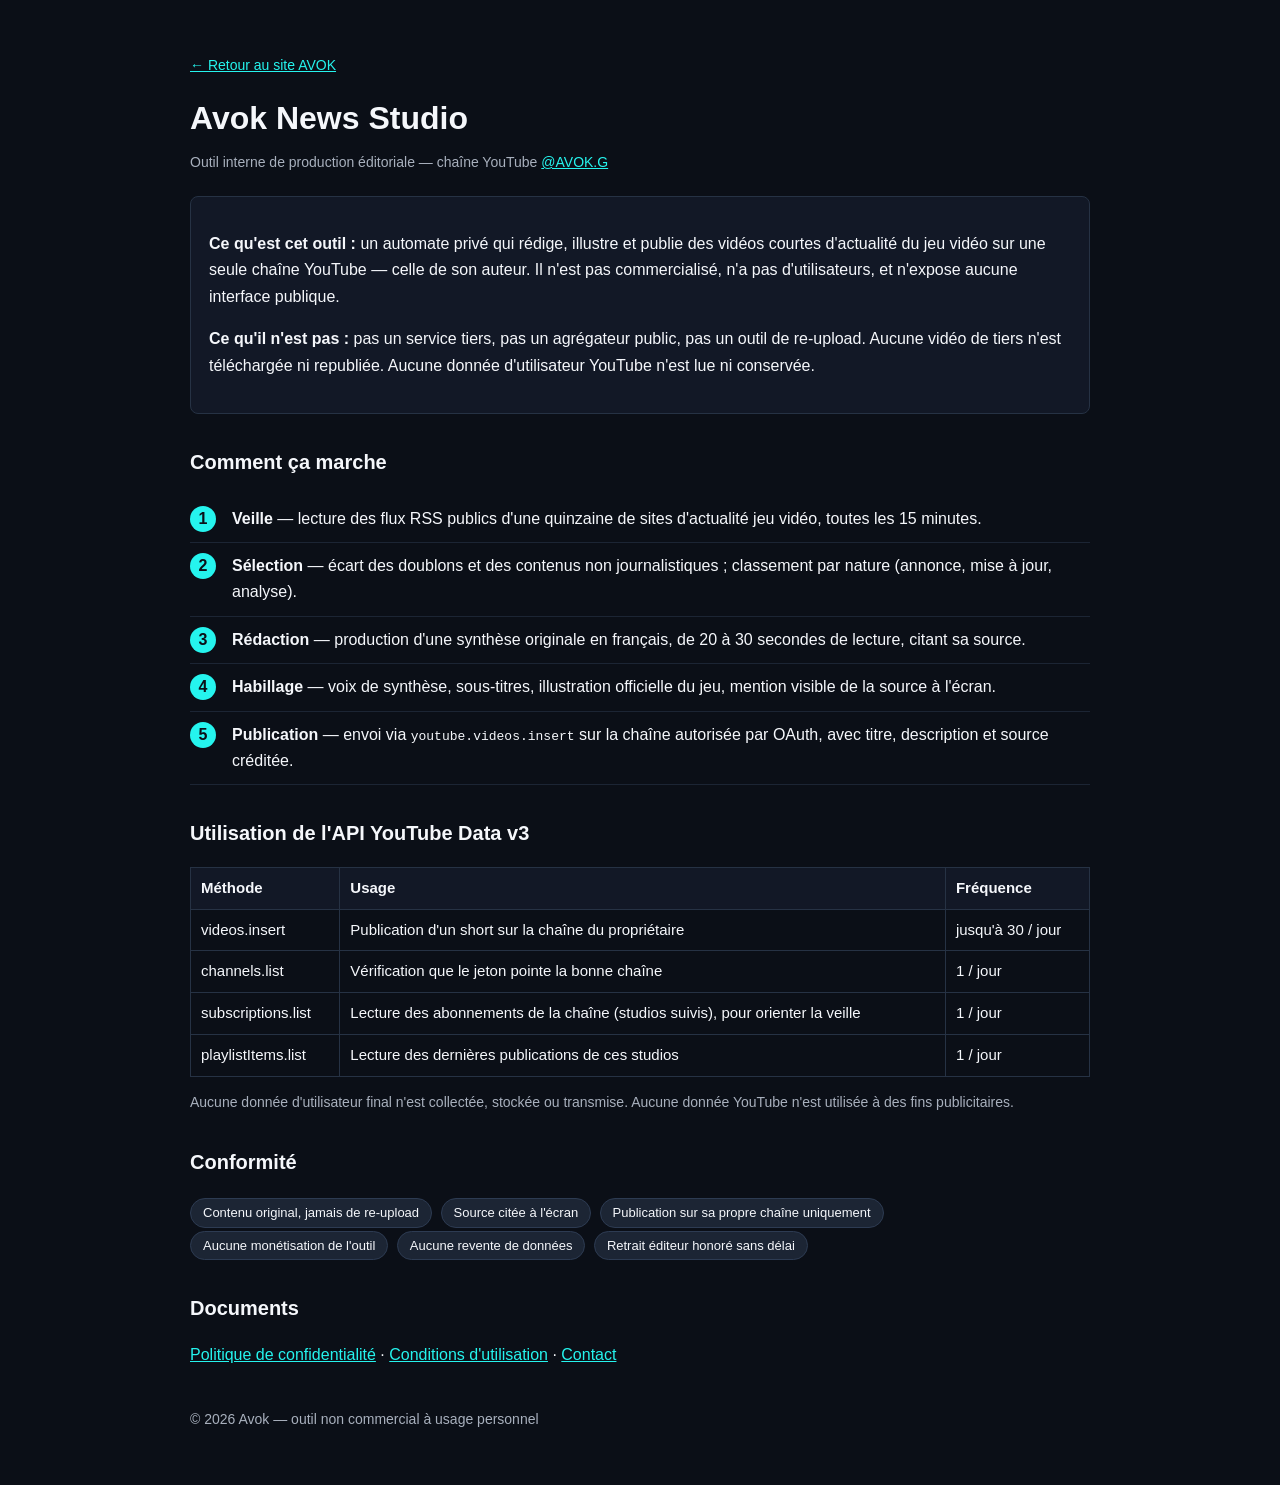
<file: news-studio.html>
<!doctype html>
<html lang="fr">
<head>
<meta charset="utf-8">
<meta name="viewport" content="width=device-width, initial-scale=1">
<title>Avok News Studio — outil interne de publication</title>
<meta name="description" content="Outil interne, non commercial, de production et de publication de vidéos courtes d'actualité jeu vidéo sur la chaîne YouTube Avok.">
<style>
 body{margin:0;font-family:Arial,Helvetica,sans-serif;background:#0b0f17;color:#f5f7fb;line-height:1.65}
 main{max-width:900px;margin:0 auto;padding:40px 18px}
 a{color:#25f4ee} h1{font-size:32px;line-height:1.2;margin-bottom:6px} h2{font-size:20px;margin-top:32px}
 .muted{color:#a8b0bd;font-size:14px}
 .panel{border:1px solid #263244;background:#121826;border-radius:8px;padding:18px;margin-top:22px}
 .steps{counter-reset:s;list-style:none;padding:0}
 .steps li{counter-increment:s;padding:10px 0 10px 42px;position:relative;border-bottom:1px solid #1c2534}
 .steps li:before{content:counter(s);position:absolute;left:0;top:10px;width:26px;height:26px;
   border-radius:50%;background:#25f4ee;color:#0b0f17;font-weight:bold;text-align:center;line-height:26px}
 table{border-collapse:collapse;width:100%;margin-top:12px;font-size:15px}
 td,th{border:1px solid #263244;padding:8px 10px;text-align:left}
 th{background:#121826}
 .tag{display:inline-block;background:#1c2534;border:1px solid #2d3b52;border-radius:99px;
   padding:3px 12px;font-size:13px;margin:3px 4px 0 0}
</style>
</head>
<body>
<main>
<p class="muted"><a href="./">← Retour au site AVOK</a></p>

<h1>Avok News Studio</h1>
<p class="muted">Outil interne de production éditoriale — chaîne YouTube
<a href="https://www.youtube.com/@AVOK.G">@AVOK.G</a></p>

<div class="panel">
<p><strong>Ce qu'est cet outil :</strong> un automate privé qui rédige, illustre et
publie des vidéos courtes d'actualité du jeu vidéo sur une seule chaîne YouTube —
celle de son auteur. Il n'est pas commercialisé, n'a pas d'utilisateurs, et
n'expose aucune interface publique.</p>
<p><strong>Ce qu'il n'est pas :</strong> pas un service tiers, pas un agrégateur
public, pas un outil de re-upload. Aucune vidéo de tiers n'est téléchargée ni
republiée. Aucune donnée d'utilisateur YouTube n'est lue ni conservée.</p>
</div>

<h2>Comment ça marche</h2>
<ol class="steps">
<li><strong>Veille</strong> — lecture des flux RSS publics d'une quinzaine de sites
d'actualité jeu vidéo, toutes les 15 minutes.</li>
<li><strong>Sélection</strong> — écart des doublons et des contenus non
journalistiques ; classement par nature (annonce, mise à jour, analyse).</li>
<li><strong>Rédaction</strong> — production d'une synthèse originale en français,
de 20 à 30 secondes de lecture, citant sa source.</li>
<li><strong>Habillage</strong> — voix de synthèse, sous-titres, illustration
officielle du jeu, mention visible de la source à l'écran.</li>
<li><strong>Publication</strong> — envoi via <code>youtube.videos.insert</code> sur
la chaîne autorisée par OAuth, avec titre, description et source créditée.</li>
</ol>

<h2>Utilisation de l'API YouTube Data v3</h2>
<table>
<tr><th>Méthode</th><th>Usage</th><th>Fréquence</th></tr>
<tr><td>videos.insert</td><td>Publication d'un short sur la chaîne du propriétaire</td><td>jusqu'à 30 / jour</td></tr>
<tr><td>channels.list</td><td>Vérification que le jeton pointe la bonne chaîne</td><td>1 / jour</td></tr>
<tr><td>subscriptions.list</td><td>Lecture des abonnements de la chaîne (studios suivis), pour orienter la veille</td><td>1 / jour</td></tr>
<tr><td>playlistItems.list</td><td>Lecture des dernières publications de ces studios</td><td>1 / jour</td></tr>
</table>
<p class="muted">Aucune donnée d'utilisateur final n'est collectée, stockée ou
transmise. Aucune donnée YouTube n'est utilisée à des fins publicitaires.</p>

<h2>Conformité</h2>
<span class="tag">Contenu original, jamais de re-upload</span>
<span class="tag">Source citée à l'écran</span>
<span class="tag">Publication sur sa propre chaîne uniquement</span>
<span class="tag">Aucune monétisation de l'outil</span>
<span class="tag">Aucune revente de données</span>
<span class="tag">Retrait éditeur honoré sans délai</span>

<h2>Documents</h2>
<p>
<a href="privacy.html">Politique de confidentialité</a> ·
<a href="terms.html">Conditions d'utilisation</a> ·
<a href="https://github.com/K413MP3R4">Contact</a>
</p>

<p class="muted" style="margin-top:40px">© 2026 Avok — outil non commercial à usage personnel</p>
</main>
</body>
</html>
</file>
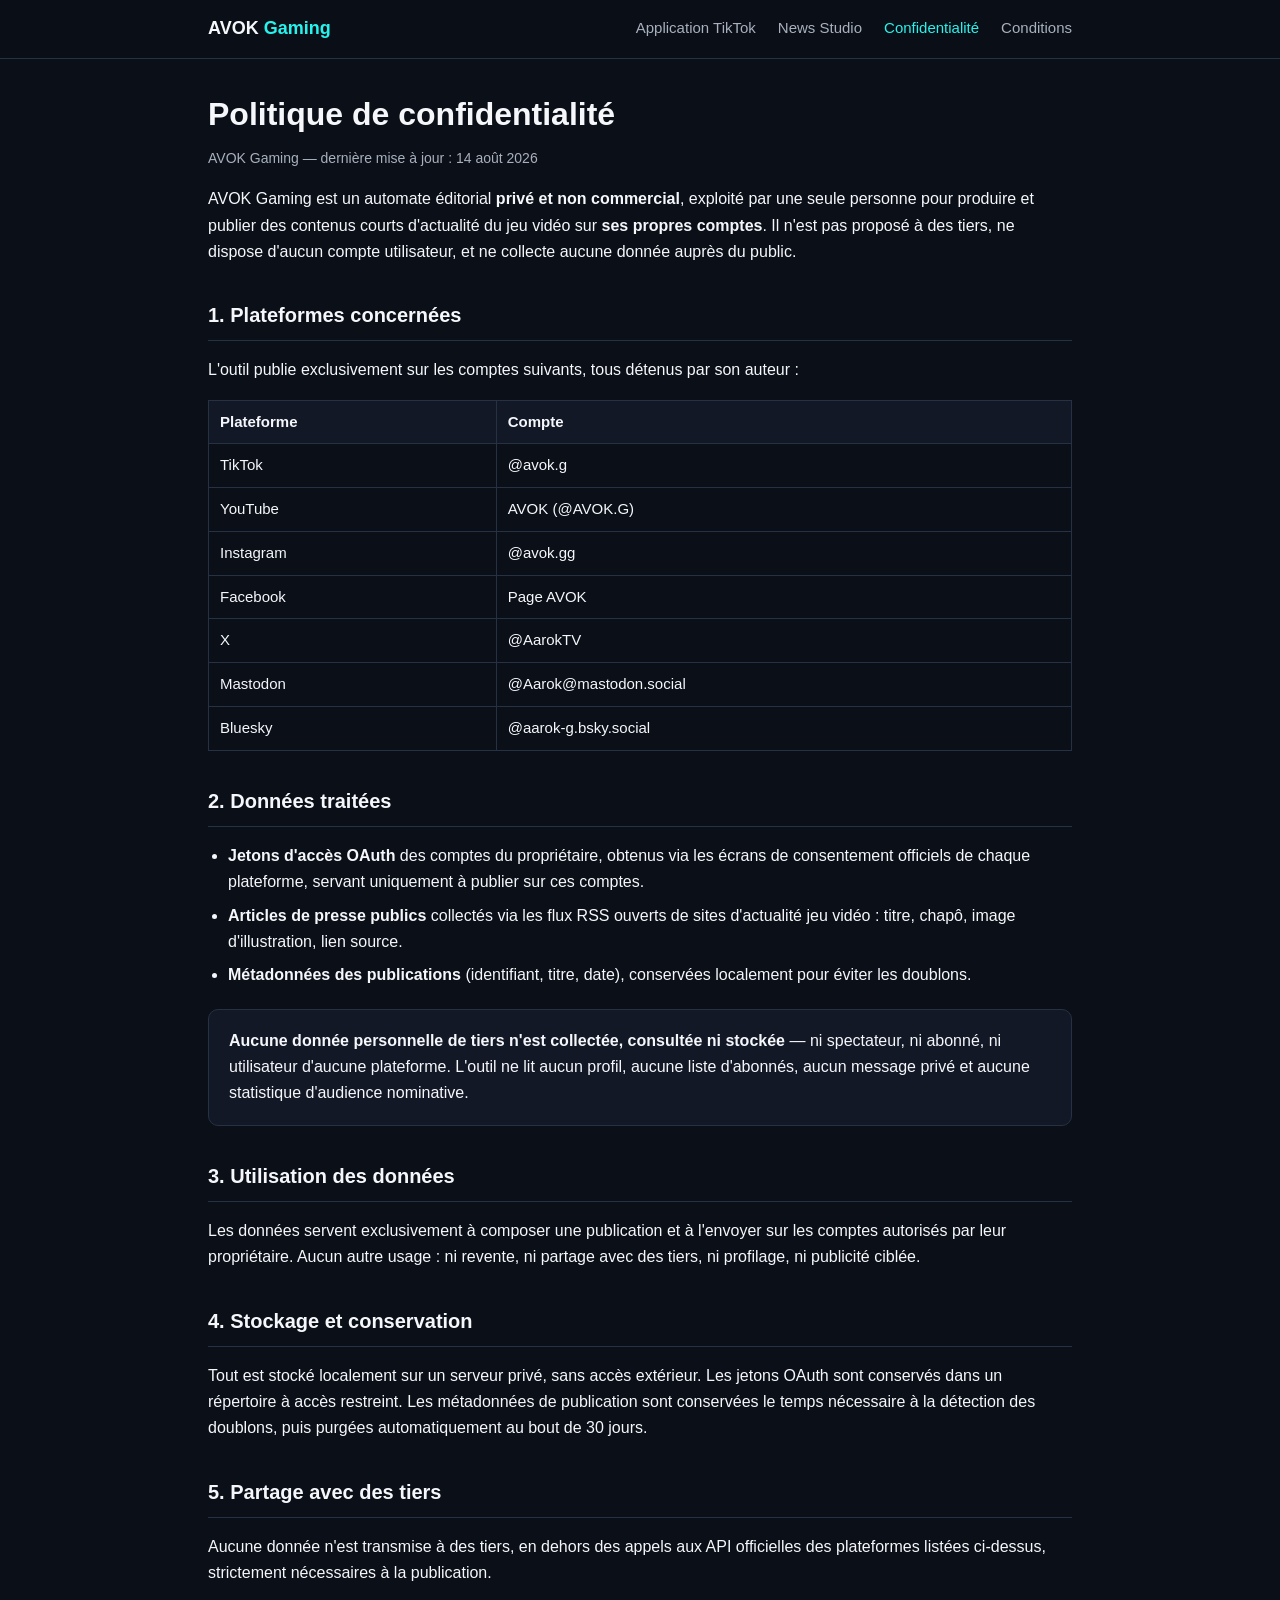
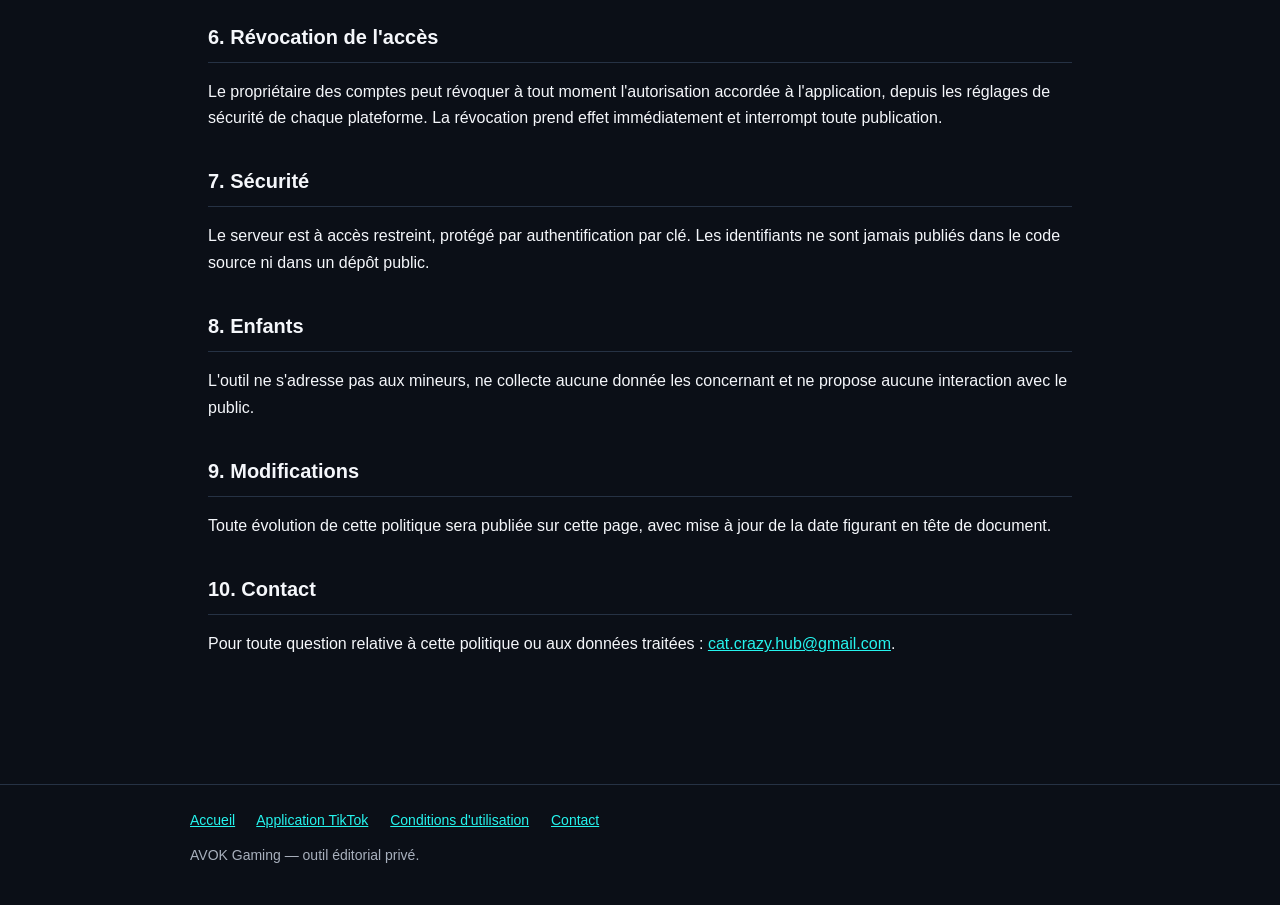
<file: privacy.html>
<!DOCTYPE html>
<html lang="fr">
<head>
<meta charset="utf-8">
<meta name="viewport" content="width=device-width, initial-scale=1">
<title>Politique de confidentialité — AVOK Gaming</title>
<meta name="description" content="Politique de confidentialité de l'automate éditorial AVOK Gaming : données traitées, conservation, droits, contact.">
<style>
  :root{--bg:#0b0f17;--panel:#121826;--line:#263244;--text:#f5f7fb;--muted:#a8b0bd;--cyan:#25f4ee}
  *{box-sizing:border-box}
  body{margin:0;background:var(--bg);color:var(--text);line-height:1.65;
       font-family:-apple-system,BlinkMacSystemFont,"Segoe UI",Arial,Helvetica,sans-serif}
  a{color:var(--cyan)}
  header{border-bottom:1px solid var(--line);background:rgba(11,15,23,.95);
         position:sticky;top:0;z-index:10;backdrop-filter:blur(8px)}
  nav{max-width:900px;margin:0 auto;padding:14px 18px;display:flex;flex-wrap:wrap;
      gap:6px 22px;align-items:center}
  nav .marque{font-weight:700;font-size:18px;margin-right:auto;color:var(--text);text-decoration:none}
  nav .marque span{color:var(--cyan)}
  nav a{color:var(--muted);text-decoration:none;font-size:15px}
  nav a:hover,nav a.actif{color:var(--cyan)}
  main{max-width:900px;margin:0 auto;padding:36px 18px 60px}
  h1{font-size:clamp(24px,4vw,32px);line-height:1.2;margin:0 0 6px}
  h2{font-size:20px;margin:34px 0 10px;padding-bottom:8px;border-bottom:1px solid var(--line)}
  .muted{color:var(--muted);font-size:14px}
  .panel{border:1px solid var(--line);background:var(--panel);border-radius:10px;
         padding:18px 20px;margin-top:20px}
  ul{padding-left:20px} li{margin:7px 0}
  table{border-collapse:collapse;width:100%;margin-top:12px;font-size:15px}
  td,th{border:1px solid var(--line);padding:9px 11px;text-align:left;vertical-align:top}
  th{background:var(--panel);font-weight:600}
  code{background:#1c2534;border-radius:4px;padding:2px 6px;font-size:14px;
       font-family:ui-monospace,SFMono-Regular,Consolas,monospace}
  footer{border-top:1px solid var(--line);margin-top:50px;padding:24px 18px;
         color:var(--muted);font-size:14px}
  footer div{max-width:900px;margin:0 auto} footer a{margin-right:18px}
</style>
</head>
<body>

<header>
  <nav>
    <a class="marque" href="./">AVOK <span>Gaming</span></a>
    <a href="tiktok-app.html">Application TikTok</a>
    <a href="news-studio.html">News Studio</a>
    <a href="privacy.html" class="actif">Confidentialité</a>
    <a href="terms.html">Conditions</a>
  </nav>
</header>

<main>

  <h1>Politique de confidentialité</h1>
  <p class="muted">AVOK Gaming — dernière mise à jour : 14 août 2026</p>

  <p>
    AVOK Gaming est un automate éditorial <b>privé et non commercial</b>, exploité par
    une seule personne pour produire et publier des contenus courts d'actualité du jeu
    vidéo sur <b>ses propres comptes</b>. Il n'est pas proposé à des tiers, ne dispose
    d'aucun compte utilisateur, et ne collecte aucune donnée auprès du public.
  </p>

  <h2>1. Plateformes concernées</h2>
  <p>L'outil publie exclusivement sur les comptes suivants, tous détenus par son auteur :</p>
  <table>
    <tr><th>Plateforme</th><th>Compte</th></tr>
    <tr><td>TikTok</td><td>@avok.g</td></tr>
    <tr><td>YouTube</td><td>AVOK (@AVOK.G)</td></tr>
    <tr><td>Instagram</td><td>@avok.gg</td></tr>
    <tr><td>Facebook</td><td>Page AVOK</td></tr>
    <tr><td>X</td><td>@AarokTV</td></tr>
    <tr><td>Mastodon</td><td>@Aarok@mastodon.social</td></tr>
    <tr><td>Bluesky</td><td>@aarok-g.bsky.social</td></tr>
  </table>

  <h2>2. Données traitées</h2>
  <ul>
    <li><b>Jetons d'accès OAuth</b> des comptes du propriétaire, obtenus via les écrans
        de consentement officiels de chaque plateforme, servant uniquement à publier
        sur ces comptes.</li>
    <li><b>Articles de presse publics</b> collectés via les flux RSS ouverts de sites
        d'actualité jeu vidéo : titre, chapô, image d'illustration, lien source.</li>
    <li><b>Métadonnées des publications</b> (identifiant, titre, date), conservées
        localement pour éviter les doublons.</li>
  </ul>

  <div class="panel">
    <p style="margin:0">
      <b>Aucune donnée personnelle de tiers n'est collectée, consultée ni stockée</b> —
      ni spectateur, ni abonné, ni utilisateur d'aucune plateforme. L'outil ne lit
      aucun profil, aucune liste d'abonnés, aucun message privé et aucune statistique
      d'audience nominative.
    </p>
  </div>

  <h2>3. Utilisation des données</h2>
  <p>
    Les données servent exclusivement à composer une publication et à l'envoyer sur les
    comptes autorisés par leur propriétaire. Aucun autre usage : ni revente, ni partage
    avec des tiers, ni profilage, ni publicité ciblée.
  </p>

  <h2>4. Stockage et conservation</h2>
  <p>
    Tout est stocké localement sur un serveur privé, sans accès extérieur. Les jetons
    OAuth sont conservés dans un répertoire à accès restreint. Les métadonnées de
    publication sont conservées le temps nécessaire à la détection des doublons,
    puis purgées automatiquement au bout de 30 jours.
  </p>

  <h2>5. Partage avec des tiers</h2>
  <p>
    Aucune donnée n'est transmise à des tiers, en dehors des appels aux API officielles
    des plateformes listées ci-dessus, strictement nécessaires à la publication.
  </p>

  <h2>6. Révocation de l'accès</h2>
  <p>
    Le propriétaire des comptes peut révoquer à tout moment l'autorisation accordée à
    l'application, depuis les réglages de sécurité de chaque plateforme. La révocation
    prend effet immédiatement et interrompt toute publication.
  </p>

  <h2>7. Sécurité</h2>
  <p>
    Le serveur est à accès restreint, protégé par authentification par clé. Les
    identifiants ne sont jamais publiés dans le code source ni dans un dépôt public.
  </p>

  <h2>8. Enfants</h2>
  <p>
    L'outil ne s'adresse pas aux mineurs, ne collecte aucune donnée les concernant et
    ne propose aucune interaction avec le public.
  </p>

  <h2>9. Modifications</h2>
  <p>
    Toute évolution de cette politique sera publiée sur cette page, avec mise à jour de
    la date figurant en tête de document.
  </p>

  <h2>10. Contact</h2>
  <p>
    Pour toute question relative à cette politique ou aux données traitées :
    <a href="mailto:cat.crazy.hub@gmail.com">cat.crazy.hub@gmail.com</a>.
  </p>

</main>

<footer>
  <div>
    <a href="./">Accueil</a>
    <a href="tiktok-app.html">Application TikTok</a>
    <a href="terms.html">Conditions d'utilisation</a>
    <a href="mailto:cat.crazy.hub@gmail.com">Contact</a>
    <p style="margin-top:12px">AVOK Gaming — outil éditorial privé.</p>
  </div>
</footer>

</body>
</html>
</file>
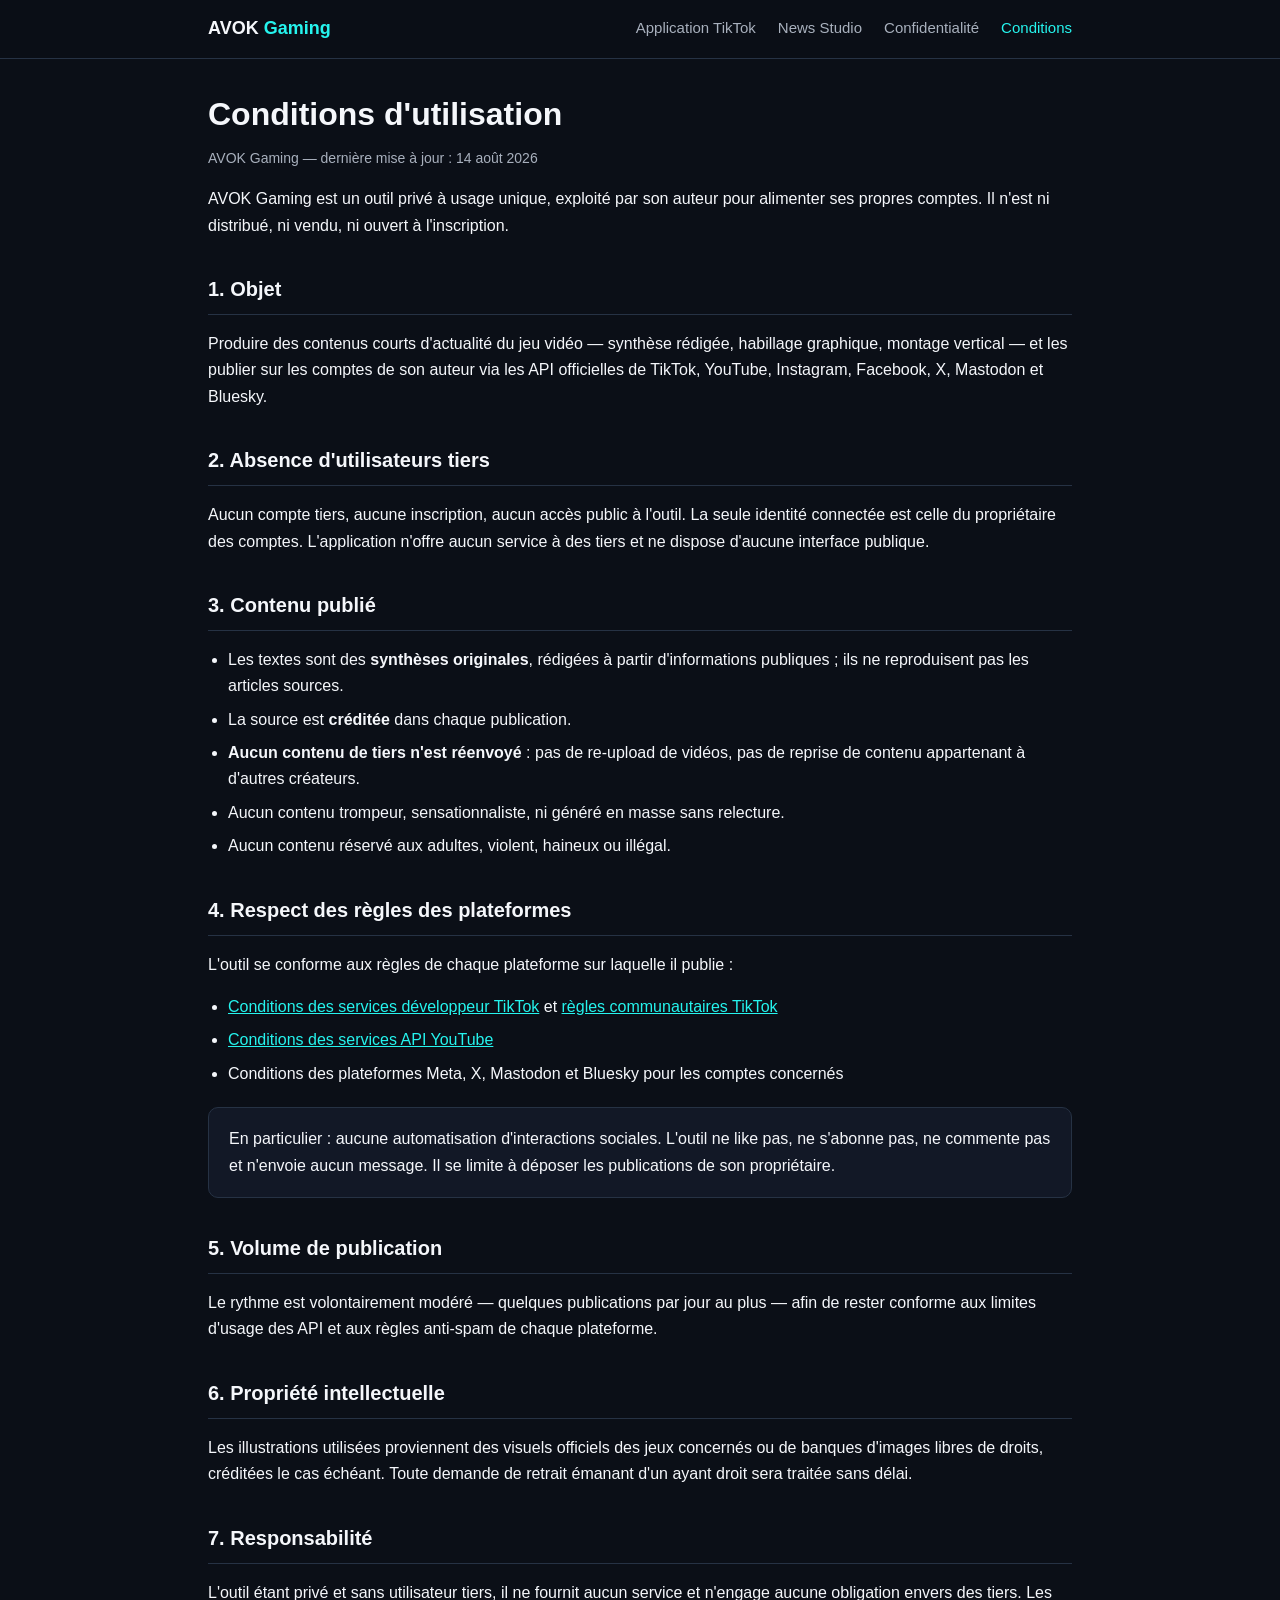
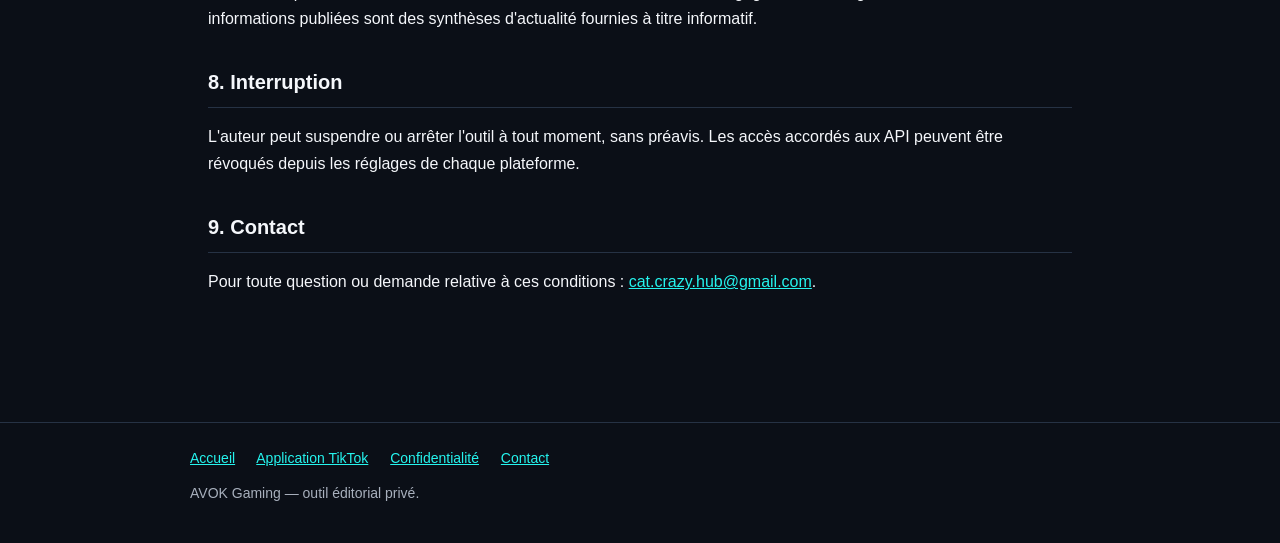
<file: terms.html>
<!DOCTYPE html>
<html lang="fr">
<head>
<meta charset="utf-8">
<meta name="viewport" content="width=device-width, initial-scale=1">
<title>Conditions d'utilisation — AVOK Gaming</title>
<meta name="description" content="Conditions d'utilisation de l'automate éditorial AVOK Gaming : objet, absence d'utilisateurs tiers, contenu publié, respect des règles des plateformes.">
<style>
  :root{--bg:#0b0f17;--panel:#121826;--line:#263244;--text:#f5f7fb;--muted:#a8b0bd;--cyan:#25f4ee}
  *{box-sizing:border-box}
  body{margin:0;background:var(--bg);color:var(--text);line-height:1.65;
       font-family:-apple-system,BlinkMacSystemFont,"Segoe UI",Arial,Helvetica,sans-serif}
  a{color:var(--cyan)}
  header{border-bottom:1px solid var(--line);background:rgba(11,15,23,.95);
         position:sticky;top:0;z-index:10;backdrop-filter:blur(8px)}
  nav{max-width:900px;margin:0 auto;padding:14px 18px;display:flex;flex-wrap:wrap;
      gap:6px 22px;align-items:center}
  nav .marque{font-weight:700;font-size:18px;margin-right:auto;color:var(--text);text-decoration:none}
  nav .marque span{color:var(--cyan)}
  nav a{color:var(--muted);text-decoration:none;font-size:15px}
  nav a:hover,nav a.actif{color:var(--cyan)}
  main{max-width:900px;margin:0 auto;padding:36px 18px 60px}
  h1{font-size:clamp(24px,4vw,32px);line-height:1.2;margin:0 0 6px}
  h2{font-size:20px;margin:34px 0 10px;padding-bottom:8px;border-bottom:1px solid var(--line)}
  .muted{color:var(--muted);font-size:14px}
  .panel{border:1px solid var(--line);background:var(--panel);border-radius:10px;
         padding:18px 20px;margin-top:20px}
  ul{padding-left:20px} li{margin:7px 0}
  footer{border-top:1px solid var(--line);margin-top:50px;padding:24px 18px;
         color:var(--muted);font-size:14px}
  footer div{max-width:900px;margin:0 auto} footer a{margin-right:18px}
</style>
</head>
<body>

<header>
  <nav>
    <a class="marque" href="./">AVOK <span>Gaming</span></a>
    <a href="tiktok-app.html">Application TikTok</a>
    <a href="news-studio.html">News Studio</a>
    <a href="privacy.html">Confidentialité</a>
    <a href="terms.html" class="actif">Conditions</a>
  </nav>
</header>

<main>

  <h1>Conditions d'utilisation</h1>
  <p class="muted">AVOK Gaming — dernière mise à jour : 14 août 2026</p>

  <p>
    AVOK Gaming est un outil privé à usage unique, exploité par son auteur pour
    alimenter ses propres comptes. Il n'est ni distribué, ni vendu, ni ouvert à
    l'inscription.
  </p>

  <h2>1. Objet</h2>
  <p>
    Produire des contenus courts d'actualité du jeu vidéo — synthèse rédigée, habillage
    graphique, montage vertical — et les publier sur les comptes de son auteur via les
    API officielles de TikTok, YouTube, Instagram, Facebook, X, Mastodon et Bluesky.
  </p>

  <h2>2. Absence d'utilisateurs tiers</h2>
  <p>
    Aucun compte tiers, aucune inscription, aucun accès public à l'outil. La seule
    identité connectée est celle du propriétaire des comptes. L'application n'offre
    aucun service à des tiers et ne dispose d'aucune interface publique.
  </p>

  <h2>3. Contenu publié</h2>
  <ul>
    <li>Les textes sont des <b>synthèses originales</b>, rédigées à partir d'informations
        publiques ; ils ne reproduisent pas les articles sources.</li>
    <li>La source est <b>créditée</b> dans chaque publication.</li>
    <li><b>Aucun contenu de tiers n'est réenvoyé</b> : pas de re-upload de vidéos, pas de
        reprise de contenu appartenant à d'autres créateurs.</li>
    <li>Aucun contenu trompeur, sensationnaliste, ni généré en masse sans relecture.</li>
    <li>Aucun contenu réservé aux adultes, violent, haineux ou illégal.</li>
  </ul>

  <h2>4. Respect des règles des plateformes</h2>
  <p>L'outil se conforme aux règles de chaque plateforme sur laquelle il publie :</p>
  <ul>
    <li><a href="https://developers.tiktok.com/doc/terms-of-service" target="_blank" rel="noopener">Conditions des services développeur TikTok</a>
        et <a href="https://www.tiktok.com/community-guidelines" target="_blank" rel="noopener">règles communautaires TikTok</a></li>
    <li><a href="https://developers.google.com/youtube/terms/api-services-terms-of-service" target="_blank" rel="noopener">Conditions des services API YouTube</a></li>
    <li>Conditions des plateformes Meta, X, Mastodon et Bluesky pour les comptes concernés</li>
  </ul>

  <div class="panel">
    <p style="margin:0">
      En particulier : aucune automatisation d'interactions sociales. L'outil ne
      like pas, ne s'abonne pas, ne commente pas et n'envoie aucun message. Il se
      limite à déposer les publications de son propriétaire.
    </p>
  </div>

  <h2>5. Volume de publication</h2>
  <p>
    Le rythme est volontairement modéré — quelques publications par jour au plus — afin
    de rester conforme aux limites d'usage des API et aux règles anti-spam de chaque
    plateforme.
  </p>

  <h2>6. Propriété intellectuelle</h2>
  <p>
    Les illustrations utilisées proviennent des visuels officiels des jeux concernés ou
    de banques d'images libres de droits, créditées le cas échéant. Toute demande de
    retrait émanant d'un ayant droit sera traitée sans délai.
  </p>

  <h2>7. Responsabilité</h2>
  <p>
    L'outil étant privé et sans utilisateur tiers, il ne fournit aucun service et
    n'engage aucune obligation envers des tiers. Les informations publiées sont des
    synthèses d'actualité fournies à titre informatif.
  </p>

  <h2>8. Interruption</h2>
  <p>
    L'auteur peut suspendre ou arrêter l'outil à tout moment, sans préavis. Les accès
    accordés aux API peuvent être révoqués depuis les réglages de chaque plateforme.
  </p>

  <h2>9. Contact</h2>
  <p>
    Pour toute question ou demande relative à ces conditions :
    <a href="mailto:cat.crazy.hub@gmail.com">cat.crazy.hub@gmail.com</a>.
  </p>

</main>

<footer>
  <div>
    <a href="./">Accueil</a>
    <a href="tiktok-app.html">Application TikTok</a>
    <a href="privacy.html">Confidentialité</a>
    <a href="mailto:cat.crazy.hub@gmail.com">Contact</a>
    <p style="margin-top:12px">AVOK Gaming — outil éditorial privé.</p>
  </div>
</footer>

</body>
</html>
</file>
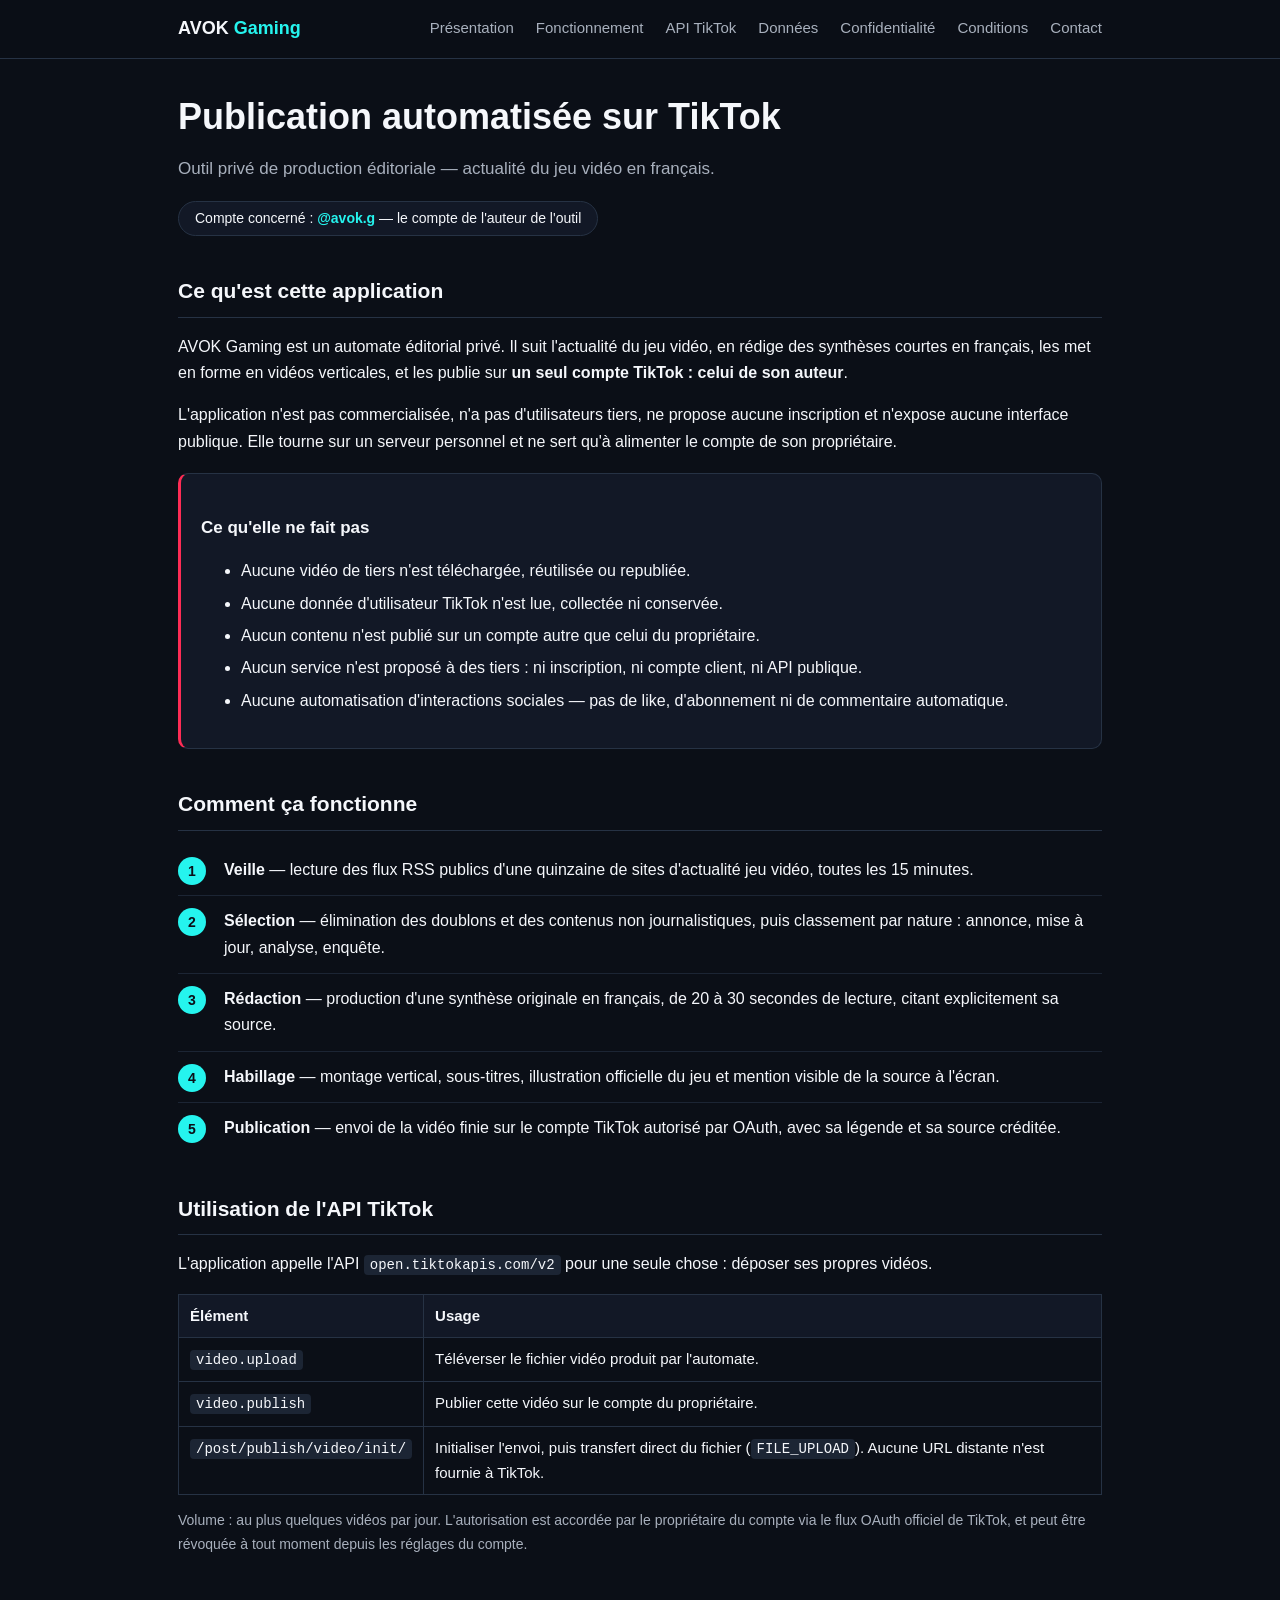
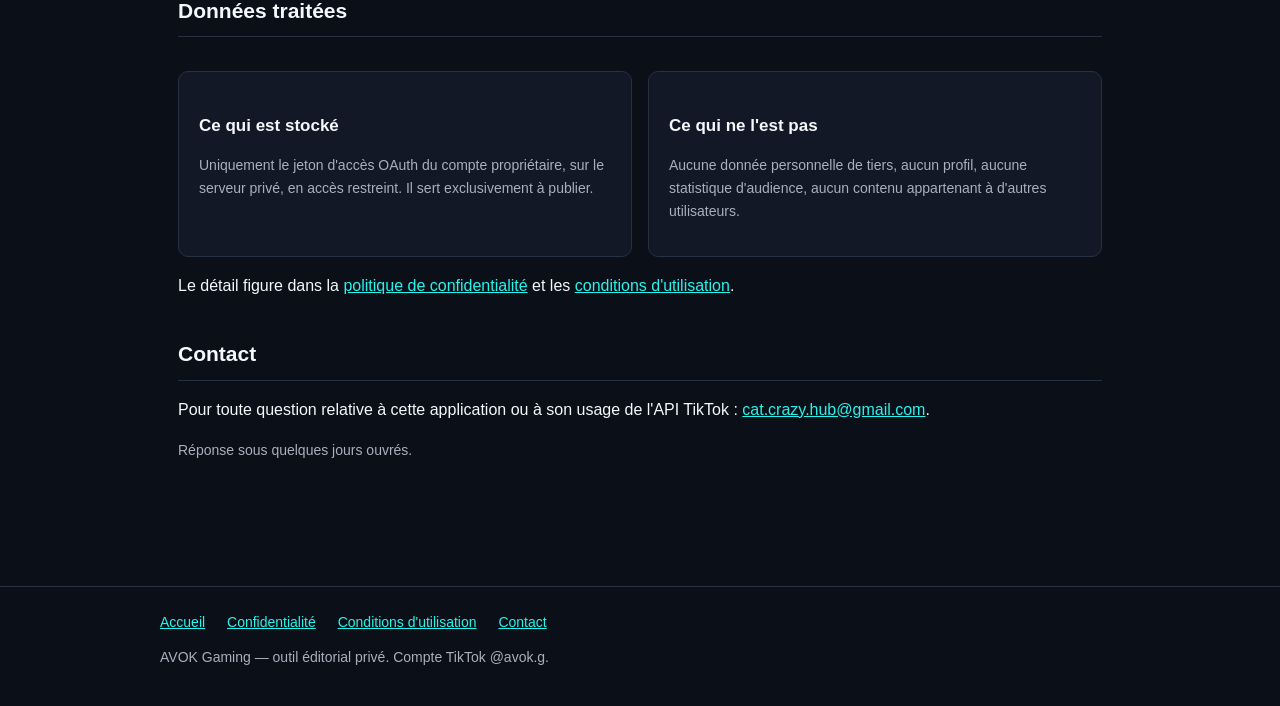
<file: tiktok-app.html>
<!DOCTYPE html>
<html lang="fr">
<head>
<meta charset="utf-8">
<meta name="viewport" content="width=device-width, initial-scale=1">
<title>AVOK Gaming — Publication automatisée sur TikTok</title>
<meta name="description" content="AVOK Gaming : outil privé de production et de publication de vidéos courtes d'actualité jeu vidéo sur le compte TikTok @avok.g de son auteur.">
<style>
  :root{--bg:#0b0f17;--panel:#121826;--line:#263244;--text:#f5f7fb;--muted:#a8b0bd;
        --tiktok-cyan:#25f4ee;--tiktok-pink:#fe2c55}
  *{box-sizing:border-box}
  body{margin:0;background:var(--bg);color:var(--text);line-height:1.65;
       font-family:-apple-system,BlinkMacSystemFont,"Segoe UI",Arial,Helvetica,sans-serif}
  a{color:var(--tiktok-cyan)}
  header{border-bottom:1px solid var(--line);background:rgba(11,15,23,.95);
         position:sticky;top:0;z-index:10;backdrop-filter:blur(8px)}
  nav{max-width:960px;margin:0 auto;padding:14px 18px;display:flex;flex-wrap:wrap;
      gap:6px 22px;align-items:center}
  nav .marque{font-weight:700;font-size:18px;margin-right:auto;color:var(--text);text-decoration:none}
  nav .marque span{color:var(--tiktok-cyan)}
  nav a{color:var(--muted);text-decoration:none;font-size:15px}
  nav a:hover,nav a.actif{color:var(--tiktok-cyan)}
  main{max-width:960px;margin:0 auto;padding:36px 18px 60px}
  h1{font-size:clamp(26px,4vw,36px);line-height:1.2;margin:0 0 8px}
  h2{font-size:21px;margin:38px 0 10px;padding-bottom:8px;border-bottom:1px solid var(--line)}
  h3{font-size:17px;margin:22px 0 6px}
  .chapeau{color:var(--muted);font-size:17px;margin-bottom:4px}
  .compte{display:inline-block;background:var(--panel);border:1px solid var(--line);
          border-radius:99px;padding:5px 16px;font-size:14px;margin-top:14px}
  .compte b{color:var(--tiktok-cyan)}
  .panel{border:1px solid var(--line);background:var(--panel);border-radius:10px;
         padding:18px 20px;margin-top:18px}
  .grille{display:grid;gap:16px;grid-template-columns:repeat(auto-fit,minmax(250px,1fr));margin-top:16px}
  ol.etapes{counter-reset:s;list-style:none;padding:0;margin:14px 0 0}
  ol.etapes li{counter-increment:s;padding:12px 0 12px 46px;position:relative;
               border-bottom:1px solid #1c2534}
  ol.etapes li:last-child{border-bottom:0}
  ol.etapes li:before{content:counter(s);position:absolute;left:0;top:12px;width:28px;height:28px;
    border-radius:50%;background:var(--tiktok-cyan);color:#0b0f17;font-weight:700;
    text-align:center;line-height:28px;font-size:14px}
  table{border-collapse:collapse;width:100%;margin-top:12px;font-size:15px}
  td,th{border:1px solid var(--line);padding:9px 11px;text-align:left;vertical-align:top}
  th{background:var(--panel);font-weight:600}
  code{background:#1c2534;border-radius:4px;padding:2px 6px;font-size:14px;
       font-family:ui-monospace,SFMono-Regular,Consolas,monospace}
  .oui li{margin:6px 0}
  .non{border-left:3px solid var(--tiktok-pink)}
  .muted{color:var(--muted);font-size:14px}
  footer{border-top:1px solid var(--line);margin-top:50px;padding:24px 18px;
         color:var(--muted);font-size:14px}
  footer div{max-width:960px;margin:0 auto}
  footer a{margin-right:18px}
</style>
</head>
<body>

<header>
  <nav>
    <a class="marque" href="./">AVOK <span>Gaming</span></a>
    <a href="#presentation">Présentation</a>
    <a href="#fonctionnement">Fonctionnement</a>
    <a href="#api">API TikTok</a>
    <a href="#donnees">Données</a>
    <a href="privacy.html">Confidentialité</a>
    <a href="terms.html">Conditions</a>
    <a href="#contact">Contact</a>
  </nav>
</header>

<main>

  <h1>Publication automatisée sur TikTok</h1>
  <p class="chapeau">Outil privé de production éditoriale — actualité du jeu vidéo en français.</p>
  <div class="compte">Compte concerné : <b>@avok.g</b> — le compte de l'auteur de l'outil</div>

  <h2 id="presentation">Ce qu'est cette application</h2>
  <p>
    AVOK Gaming est un automate éditorial privé. Il suit l'actualité du jeu vidéo,
    en rédige des synthèses courtes en français, les met en forme en vidéos verticales,
    et les publie sur <b>un seul compte TikTok : celui de son auteur</b>.
  </p>
  <p>
    L'application n'est pas commercialisée, n'a pas d'utilisateurs tiers, ne propose
    aucune inscription et n'expose aucune interface publique. Elle tourne sur un
    serveur personnel et ne sert qu'à alimenter le compte de son propriétaire.
  </p>

  <div class="panel non">
    <h3>Ce qu'elle ne fait pas</h3>
    <ul class="oui">
      <li>Aucune vidéo de tiers n'est téléchargée, réutilisée ou republiée.</li>
      <li>Aucune donnée d'utilisateur TikTok n'est lue, collectée ni conservée.</li>
      <li>Aucun contenu n'est publié sur un compte autre que celui du propriétaire.</li>
      <li>Aucun service n'est proposé à des tiers : ni inscription, ni compte client, ni API publique.</li>
      <li>Aucune automatisation d'interactions sociales — pas de like, d'abonnement ni de commentaire automatique.</li>
    </ul>
  </div>

  <h2 id="fonctionnement">Comment ça fonctionne</h2>
  <ol class="etapes">
    <li><b>Veille</b> — lecture des flux RSS publics d'une quinzaine de sites d'actualité
        jeu vidéo, toutes les 15 minutes.</li>
    <li><b>Sélection</b> — élimination des doublons et des contenus non journalistiques,
        puis classement par nature : annonce, mise à jour, analyse, enquête.</li>
    <li><b>Rédaction</b> — production d'une synthèse originale en français, de 20 à 30
        secondes de lecture, citant explicitement sa source.</li>
    <li><b>Habillage</b> — montage vertical, sous-titres, illustration officielle du jeu
        et mention visible de la source à l'écran.</li>
    <li><b>Publication</b> — envoi de la vidéo finie sur le compte TikTok autorisé par
        OAuth, avec sa légende et sa source créditée.</li>
  </ol>

  <h2 id="api">Utilisation de l'API TikTok</h2>
  <p>L'application appelle l'API <code>open.tiktokapis.com/v2</code> pour une seule chose : déposer ses propres vidéos.</p>

  <table>
    <tr><th>Élément</th><th>Usage</th></tr>
    <tr>
      <td><code>video.upload</code></td>
      <td>Téléverser le fichier vidéo produit par l'automate.</td>
    </tr>
    <tr>
      <td><code>video.publish</code></td>
      <td>Publier cette vidéo sur le compte du propriétaire.</td>
    </tr>
    <tr>
      <td><code>/post/publish/video/init/</code></td>
      <td>Initialiser l'envoi, puis transfert direct du fichier (<code>FILE_UPLOAD</code>).
          Aucune URL distante n'est fournie à TikTok.</td>
    </tr>
  </table>

  <p class="muted" style="margin-top:14px">
    Volume : au plus quelques vidéos par jour. L'autorisation est accordée par le
    propriétaire du compte via le flux OAuth officiel de TikTok, et peut être révoquée
    à tout moment depuis les réglages du compte.
  </p>

  <h2 id="donnees">Données traitées</h2>
  <div class="grille">
    <div class="panel">
      <h3>Ce qui est stocké</h3>
      <p class="muted">Uniquement le jeton d'accès OAuth du compte propriétaire, sur le
      serveur privé, en accès restreint. Il sert exclusivement à publier.</p>
    </div>
    <div class="panel">
      <h3>Ce qui ne l'est pas</h3>
      <p class="muted">Aucune donnée personnelle de tiers, aucun profil, aucune statistique
      d'audience, aucun contenu appartenant à d'autres utilisateurs.</p>
    </div>
  </div>
  <p style="margin-top:16px">
    Le détail figure dans la <a href="privacy.html">politique de confidentialité</a>
    et les <a href="terms.html">conditions d'utilisation</a>.
  </p>

  <h2 id="contact">Contact</h2>
  <p>
    Pour toute question relative à cette application ou à son usage de l'API TikTok :
    <a href="mailto:cat.crazy.hub@gmail.com">cat.crazy.hub@gmail.com</a>.
  </p>
  <p class="muted">Réponse sous quelques jours ouvrés.</p>

</main>

<footer>
  <div>
    <a href="./">Accueil</a>
    <a href="privacy.html">Confidentialité</a>
    <a href="terms.html">Conditions d'utilisation</a>
    <a href="mailto:cat.crazy.hub@gmail.com">Contact</a>
    <p style="margin-top:12px">AVOK Gaming — outil éditorial privé. Compte TikTok @avok.g.</p>
  </div>
</footer>

</body>
</html>
</file>
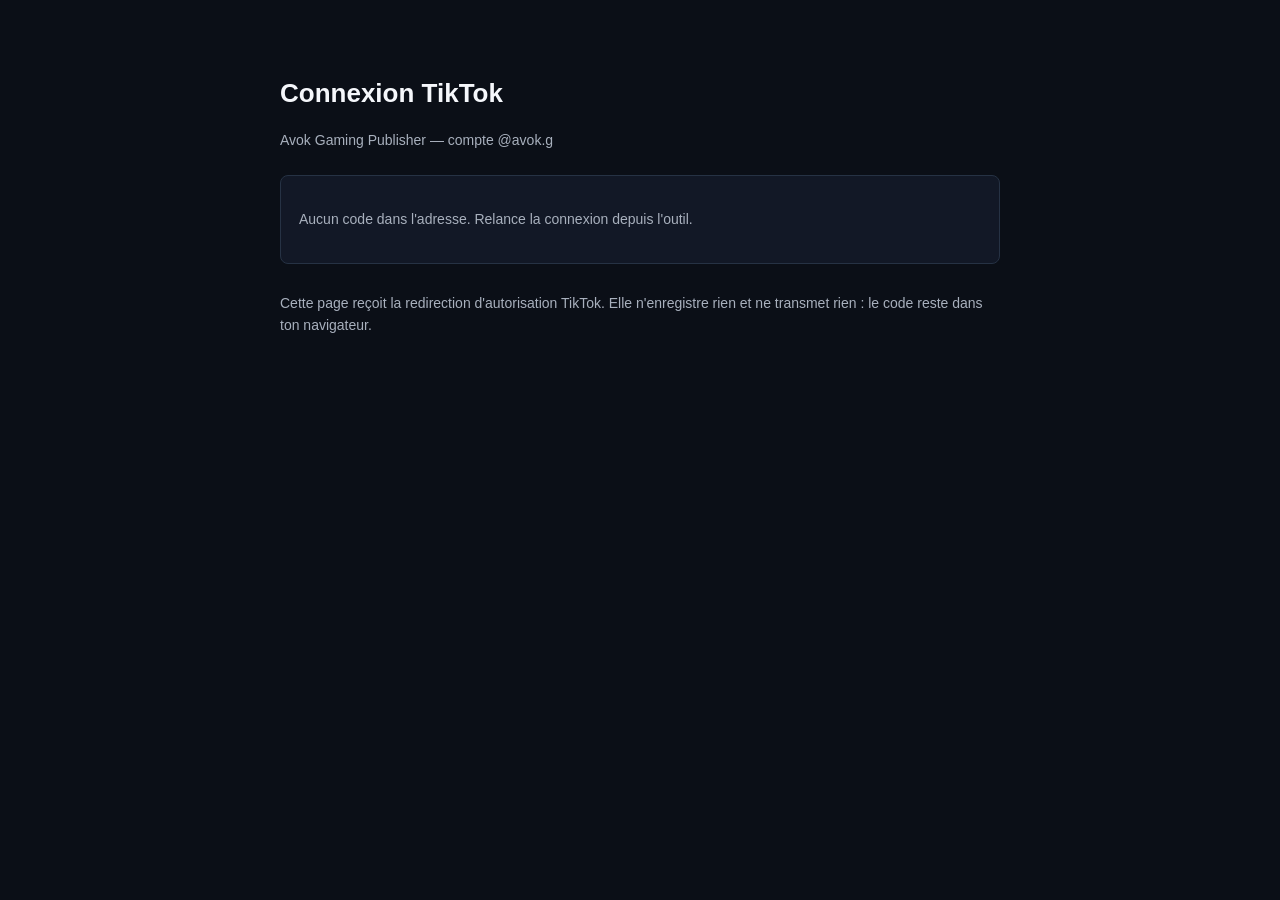
<file: tiktok-callback.html>
<!doctype html>
<html lang="fr">
<head>
<meta charset="utf-8">
<meta name="viewport" content="width=device-width, initial-scale=1">
<title>Connexion TikTok — Avok Gaming Publisher</title>
<style>
 body{margin:0;font-family:Arial,Helvetica,sans-serif;background:#0b0f17;color:#f5f7fb;line-height:1.6}
 main{max-width:720px;margin:0 auto;padding:56px 20px}
 h1{font-size:26px;margin-bottom:6px}
 .muted{color:#a8b0bd;font-size:14px}
 .panel{border:1px solid #263244;background:#121826;border-radius:8px;padding:18px;margin-top:24px}
 code{display:block;background:#0b0f17;border:1px solid #2d3b52;border-radius:6px;
      padding:14px;margin-top:10px;word-break:break-all;color:#25f4ee;font-size:15px}
 button{margin-top:12px;background:#25f4ee;color:#0b0f17;border:0;border-radius:6px;
        padding:10px 18px;font-weight:bold;font-size:15px;cursor:pointer}
 .err{color:#ff8a8a}
</style>
</head>
<body>
<main>
<h1>Connexion TikTok</h1>
<p class="muted">Avok Gaming Publisher — compte @avok.g</p>

<div class="panel" id="zone">
  <p>Lecture de la réponse de TikTok…</p>
</div>

<p class="muted" style="margin-top:28px">
Cette page reçoit la redirection d'autorisation TikTok. Elle n'enregistre rien
et ne transmet rien : le code reste dans ton navigateur.
</p>
</main>

<script>
(function () {
  var p = new URLSearchParams(location.search);
  var code = p.get("code");
  var err = p.get("error") || p.get("error_description");
  var z = document.getElementById("zone");

  if (code) {
    z.innerHTML =
      "<p><strong>Autorisation accordée.</strong> Copie ce code et colle-le dans l'outil :</p>" +
      "<code id=\"c\"></code>" +
      "<button id=\"b\">Copier le code</button>" +
      "<p class=\"muted\" style=\"margin-top:14px\">Ce code expire en quelques minutes.</p>";
    document.getElementById("c").textContent = code;
    document.getElementById("b").onclick = function () {
      navigator.clipboard.writeText(code).then(function () {
        document.getElementById("b").textContent = "Copié";
      });
    };
  } else if (err) {
    z.innerHTML = "<p class=\"err\"><strong>TikTok a refusé l'autorisation.</strong></p>" +
                  "<code></code>";
    z.querySelector("code").textContent = err;
  } else {
    z.innerHTML = "<p class=\"muted\">Aucun code dans l'adresse. " +
                  "Relance la connexion depuis l'outil.</p>";
  }
})();
</script>
</body>
</html>
</file>
